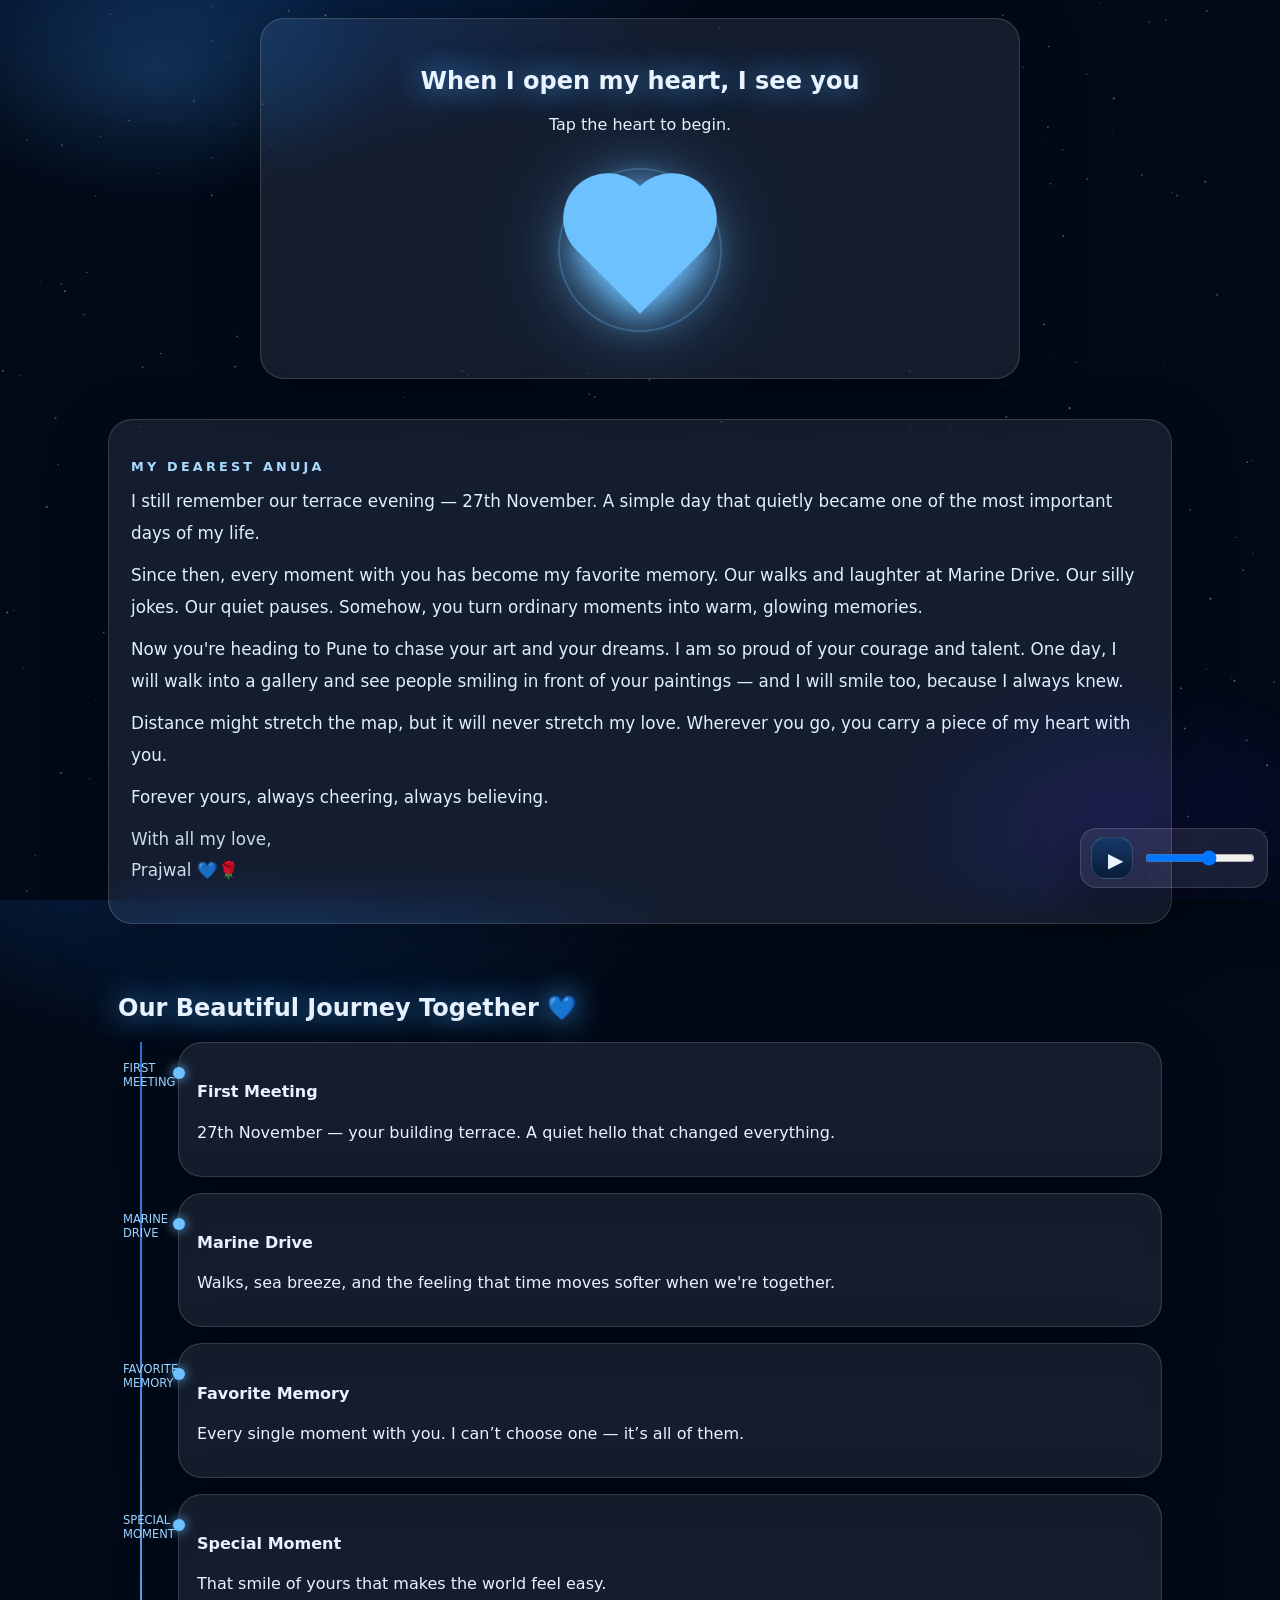
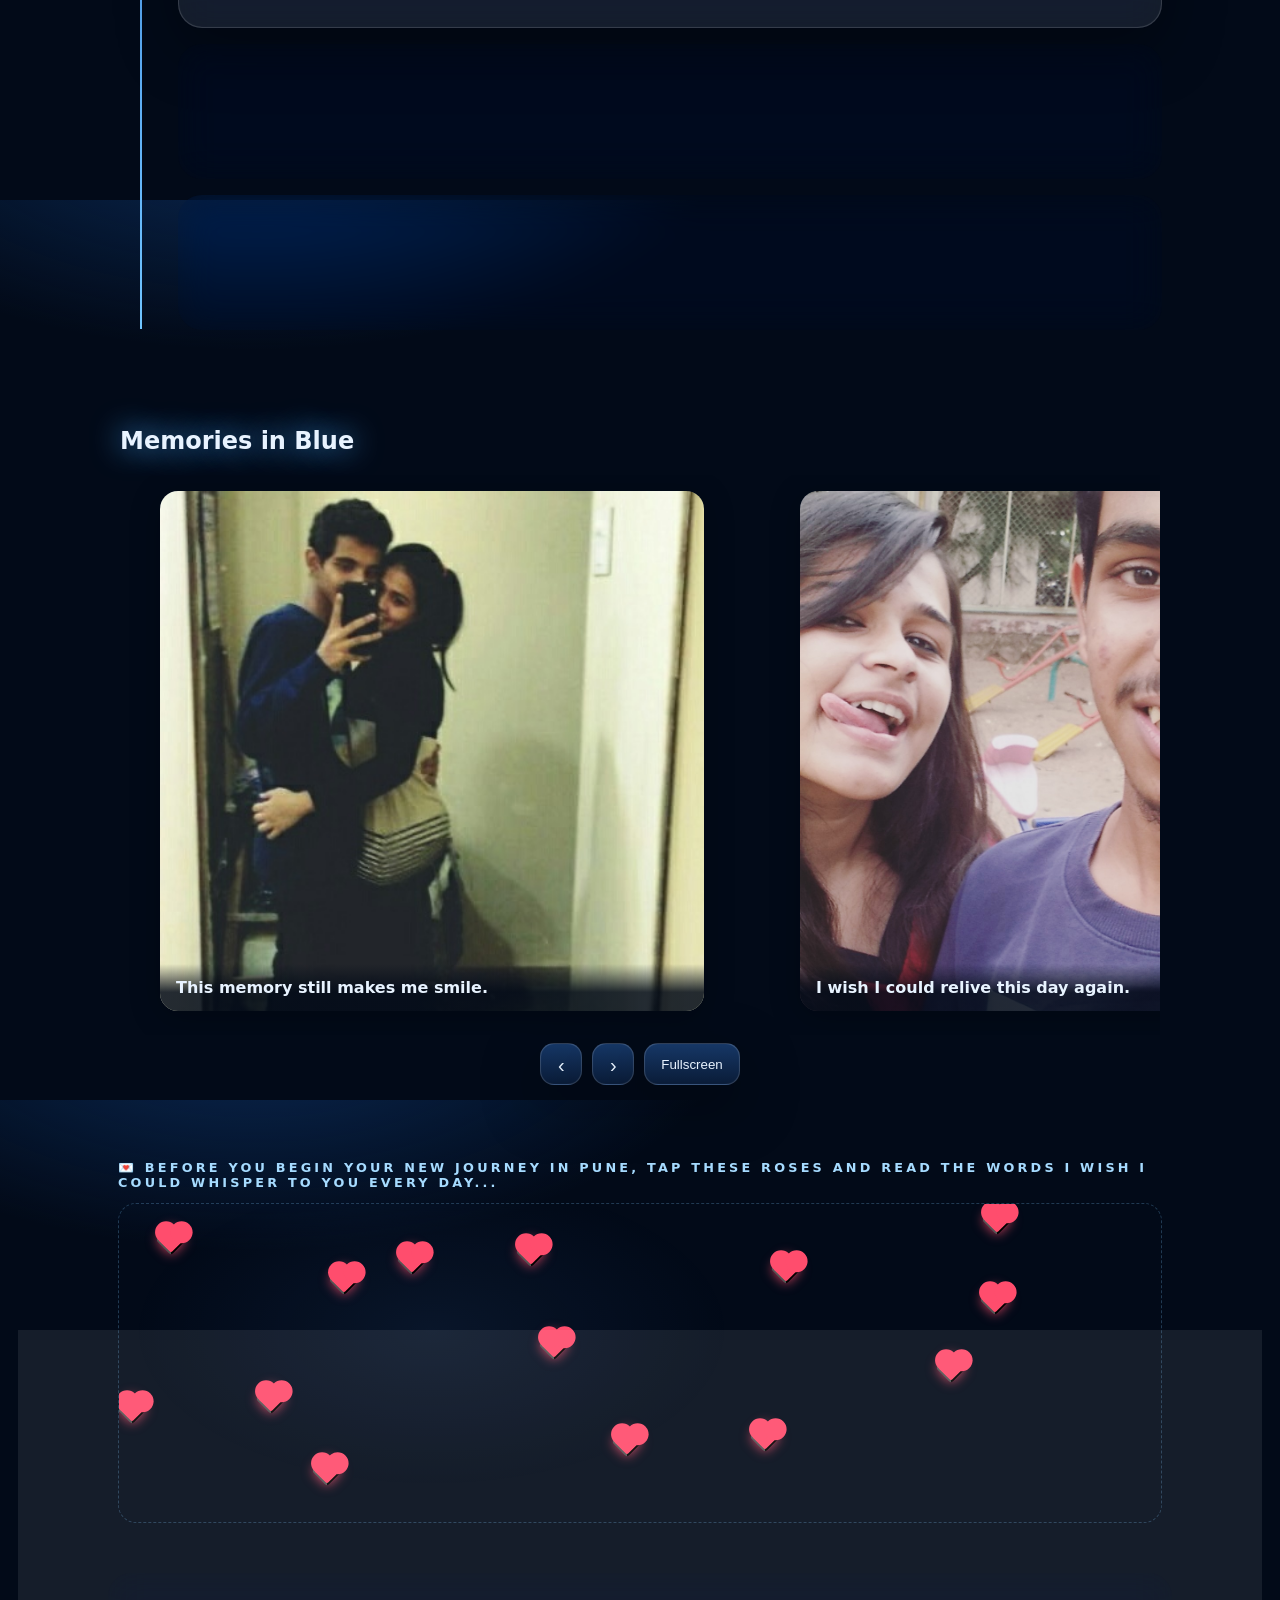
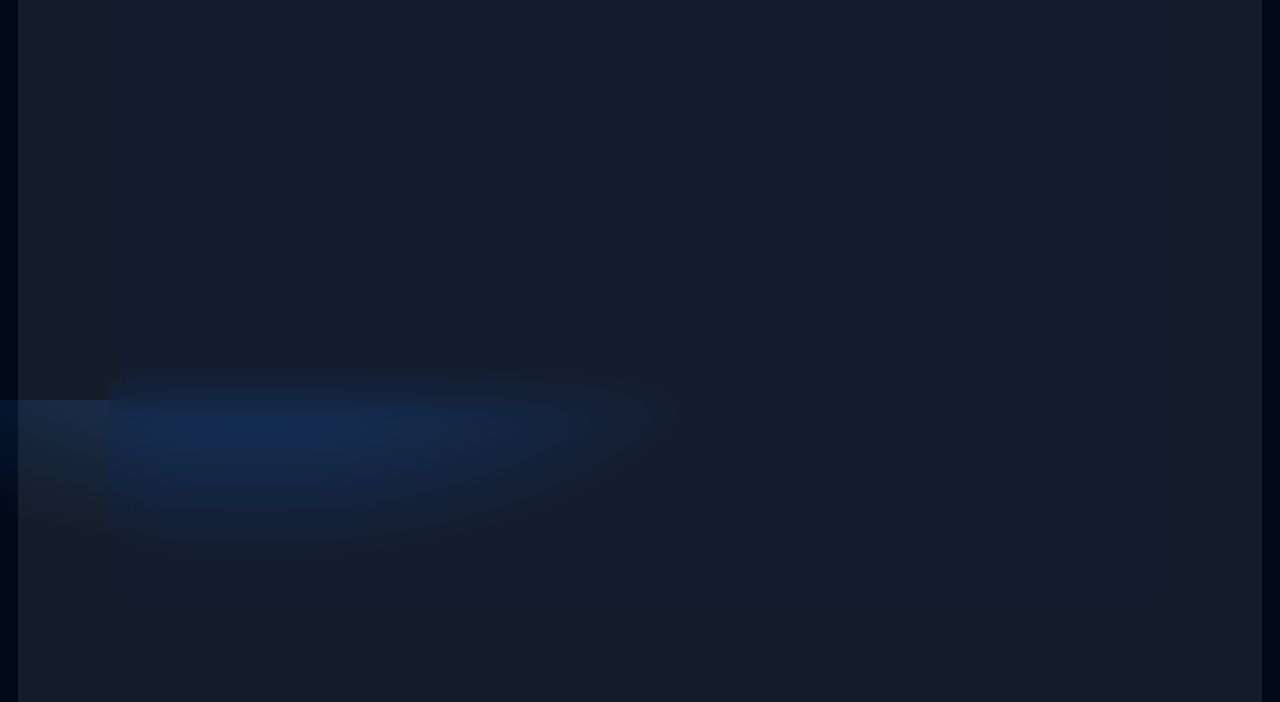
<file: heart.html>
<!DOCTYPE html>
<html lang="en">
<head>
  <meta charset="utf-8" />
  <meta name="viewport" content="width=device-width,initial-scale=1,viewport-fit=cover" />
  <title>My Heart for You, Anuja 💙</title>
  <link rel="stylesheet" href="style.css" />
</head>
<body class="theme-blue">
  <canvas id="stars" aria-hidden="true"></canvas>
  <div class="aurora aurora-soft"></div>
  <div class="petal-field dense"></div>

  <!-- Floating music control -->
  <div class="music-widget" role="region" aria-label="Music controls">
    <button id="music-toggle" class="btn-icon" aria-label="Play or pause music">▶</button>
    <input id="music-volume" type="range" min="0" max="1" step="0.01" value="0.6" aria-label="Volume" />
  </div>
  <audio id="bgm" preload="auto">
    <!-- Replace with your file: assets/music/romantic-song.mp3 -->
    <source src="romantic-song.mp3" type="audio/mpeg">
  </audio>

  <main class="page">
    <!-- 1) Heart-opening scene -->
    <section class="scene" id="open-heart" data-reveal>
      <div class="glass card center">
        <h2 class="glow">When I open my heart, I see you</h2>
        <p>Tap the heart to begin.</p>
        <button id="heart-open" class="heart-portal">
         <div class="real-heart"></div>
        </button>
      </div>
    </section>

    <!-- 2) Love letter (glassmorphism) -->
    <section class="letter glass" data-reveal>
      <h3 class="eyebrow">My Dearest Anuja</h3>
      <article class="letter-body">
        <p>I still remember our terrace evening — 27th November. A simple day that quietly became one of the most important days of my life.</p>
        <p>Since then, every moment with you has become my favorite memory. Our walks and laughter at Marine Drive. Our silly jokes. Our quiet pauses. Somehow, you turn ordinary moments into warm, glowing memories.</p>
        <p>Now you're heading to Pune to chase your art and your dreams. I am so proud of your courage and talent. One day, I will walk into a gallery and see people smiling in front of your paintings — and I will smile too, because I always knew.</p>
        <p>Distance might stretch the map, but it will never stretch my love. Wherever you go, you carry a piece of my heart with you.</p>
        <p>Forever yours, always cheering, always believing.</p>
        <p class="signature">With all my love,<br>Prajwal 💙🌹</p>
      </article>
    </section>

    <!-- 3) Memory timeline -->
    <section class="timeline" data-reveal>
      <h2 class="glow">Our Beautiful Journey Together 💙</h2>
      <div class="tl">
        <div class="tl-item glass" data-step="First Meeting">
          <h4>First Meeting</h4>
          <p>27th November — your building terrace. A quiet hello that changed everything.</p>
        </div>
        <div class="tl-item glass" data-step="Marine Drive">
          <h4>Marine Drive</h4>
          <p>Walks, sea breeze, and the feeling that time moves softer when we're together.</p>
        </div>
        <div class="tl-item glass" data-step="Favorite Memory">
          <h4>Favorite Memory</h4>
          <p>Every single moment with you. I can’t choose one — it’s all of them.</p>
        </div>
        <div class="tl-item glass" data-step="Special Moment">
          <h4>Special Moment</h4>
          <p>That smile of yours that makes the world feel easy.</p>
        </div>
        <div class="tl-item glass" data-step="Biggest Adventure">
          <h4>Biggest Adventure</h4>
          <p>Learning how to love better, together.</p>
        </div>
        <div class="tl-item glass" data-step="Future Dreams">
          <h4>Future Dreams Together</h4>
          <p>Your painting exhibitions, your success, your happiness — and me, clapping the loudest.</p>
        </div>
      </div>
    </section>

    <!-- 4) Romantic photo gallery -->
    <section class="gallery-wrap" data-reveal>
      <h2 class="glow">Memories in Blue</h2>
      <div class="carousel" id="carousel">
        <!-- Replace image files in assets/images/; keep data-caption texts or edit -->
        <figure class="slide">
          <img loading="lazy" src="photo1.jpg" alt="Memory 1" />
          <figcaption>This memory still makes me smile.</figcaption>
        </figure>
        <figure class="slide">
          <img loading="lazy" src="photo2.jpg" alt="Memory 2" />
          <figcaption>I wish I could relive this day again.</figcaption>
        </figure>
        <figure class="slide">
          <img loading="lazy" src="photo3.jpg" alt="Memory 3" />
          <figcaption>Thank you for filling my life with moments like this.</figcaption>
        </figure>
        <figure class="slide">
          <img loading="lazy" src="photo4.jpg" alt="Memory 4" />
          <figcaption>Your laughter is my favorite sound.</figcaption>
        </figure>
        <figure class="slide">
          <img loading="lazy" src="photo5.jpg" alt="Memory 5" />
          <figcaption>With you, the world turns gentle.</figcaption>
        </figure>
      </div>

      <div class="carousel-controls">
        <button class="btn-icon" id="prev" aria-label="Previous">‹</button>
        <button class="btn-icon" id="next" aria-label="Next">›</button>
        <button class="btn" id="fs" aria-label="Open fullscreen">Fullscreen</button>
      </div>
    </section>

    <!-- 5) Hidden love notes (tap glowing roses) -->
    <section class="secrets" data-reveal>
      <h3 class="eyebrow">💌 Before you begin your new journey in Pune, tap these roses and read the words I wish I could whisper to you every day...</h3>
      <div class="notes-field" id="notesField" aria-label="Hidden love notes">
        <!-- Roses generated by JS -->
      </div>
    </section>

    <!-- 6) Final surprise -->
    <section class="final glass center" data-reveal>
      <div class="final-heart">
        <div class="pulse"></div>
        <div class="heart-big"></div>
      </div>
      <div class="final-text">
        <p>No matter how far you go, you will always have a home in my heart.</p>
        <p>Distance is only a test of how far love can travel.</p>
        <ul class="pledge">
          <li>I will miss you.</li>
          <li>I will support you.</li>
          <li>I will be proud of you.</li>
          <li>And I will love you every single day.</li>
        </ul>
        <p class="signature">Forever and Always. 💙🌹<br>With All My Love,<br>Prajwal</p>
      </div>
    </section>
  </main>

  <!-- Lightbox -->
  <div id="lightbox" class="lightbox" aria-hidden="true">
    <button class="btn-icon close" id="lbClose" aria-label="Close">✕</button>
    <img id="lbImg" alt="Expanded memory" />
    <p id="lbCap" class="lb-cap"></p>
  </div>

  <script src="script.js" defer></script>
</body>
</html>
</file>
<file: style.css>
:root{
  --bg:#020a18;
  --bg-2:#03122b;
  --blue:#6ec1ff;
  --mid:#1b3a6b;
  --white:#e8f3ff;
  --glass:rgba(255,255,255,.08);
  --border:rgba(255,255,255,.14);
  --shadow:0 20px 60px rgba(0,0,0,.35), inset 0 0 1px rgba(255,255,255,.15);
}

*{box-sizing:border-box}
html,body{height:100%}
body{
  margin:0; font-family:system-ui,-apple-system,Segoe UI,Roboto,Arial;
  background: radial-gradient(1200px 600px at 20% -10%,#0a2a57 0%,transparent 40%),
              radial-gradient(900px 500px at 120% 120%,#082047 0%,transparent 45%),
              var(--bg);
  color:var(--white); overflow-x:hidden;
}

/* Accessibility helpers */
.sr-only{position:absolute!important;left:-9999px!important}

/* Reusable */
.glass{backdrop-filter:saturate(140%) blur(18px); background:var(--glass); border:1px solid var(--border); box-shadow:var(--shadow); border-radius:24px}
.card{padding:28px}
.center{text-align:center}
.eyebrow{letter-spacing:.25em; text-transform:uppercase; color:#a6dbff; font-size:.8rem}
.glow{text-shadow:0 0 30px #4aa8ff}
.signature{margin-top:18px; opacity:.9}

/* Hero (index) */
.hero{min-height:100svh; display:grid; place-items:center; padding:18px}
.hero-card{max-width:min(920px,95vw)}
.hero-title{font-size:clamp(2rem,5.5vw,3.6rem); line-height:1.05; margin:10px 0 16px}
.tp{white-space:pre-line; line-height:1.85; color:#d7ecff; font-size:clamp(1rem,2.8vw,1.2rem)}

/* CTA */
.cta-heart{
  position:relative; display:inline-flex; align-items:center; justify-content:center;
  gap:10px; padding:16px 34px; border-radius:999px; text-decoration:none; color:white;
  font-weight:700; background:linear-gradient(45deg,#2b83ff,#7cc8ff);
  box-shadow:0 10px 40px rgba(76,168,255,.45), inset 0 0 20px rgba(255,255,255,.15);
  margin-top:20px; transition:transform .2s ease, box-shadow .2s ease;
  animation:heartbeat 2.4s ease-in-out infinite;
}
.cta-heart:hover{transform:translateY(-2px); box-shadow:0 14px 60px rgba(76,168,255,.6)}
.cta-heart .ring{position:absolute; inset:-6px; border-radius:inherit; border:2px solid rgba(124,200,255,.35); filter:blur(1px)}
.hint{opacity:.7; font-size:.9rem; margin-top:10px}

/* Backgrounds */
#stars{position:fixed; inset:0; z-index:-3}
.aurora{position:fixed; inset:0; background:
 radial-gradient(400px 220px at 12% 8%, rgba(76,168,255,.28), transparent 60%),
 radial-gradient(420px 260px at 88% 92%, rgba(90,50,255,.18), transparent 60%);
 animation:floatY 14s ease-in-out infinite; z-index:-2}
.aurora-soft{opacity:.7}
@keyframes floatY{50%{transform:translateY(-26px)}}
.petal-field,.petal-field.dense{position:fixed; inset:0; pointer-events:none; z-index:-1}

/* Floating roses */
.rose{position:fixed; width:120px; height:120px; border-radius:50%;
 background:radial-gradient(circle at 30% 30%, rgba(130,190,255,.9), rgba(30,70,140,.7) 60%, rgba(20,40,90,.0) 65%);
 filter:blur(1px); mix-blend-mode:screen; opacity:.35; animation:drift 22s linear infinite}
.r1{top:12%; left:6%}
.r2{bottom:10%; right:8%; animation-duration:26s}
.r3{top:45%; right:18%; animation-duration:24s}
@keyframes drift{0%{transform:translateY(0) translateX(0)}50%{transform:translateY(-16px) translateX(8px)}100%{transform:translateY(0) translateX(0)}}

/* Page (heart.html) layout */
.page{display:grid; gap:40px; padding:18px 18px 90px; max-width:1100px; margin:0 auto}
/* Page (heart.html) layout */

.page{
    display:grid;
    gap:40px;
    padding:18px 18px 90px;
    max-width:1100px;
    margin:0 auto;
}

/* Heart Section */

.scene .heart-portal{

    position:relative;

    width:200px;
    height:200px;

    margin:auto;

    border:none;

    cursor:pointer;

    background:radial-gradient(
        circle,
        rgba(110,193,255,.15),
        transparent 70%
    );

    display:flex;
    justify-content:center;
    align-items:center;

    overflow:visible;
}

/* Real Heart */

.real-heart{

    position:absolute;

    width:90px;
    height:90px;

    background:#6ec1ff;

    transform:rotate(-45deg);

    box-shadow:
    0 0 30px #6ec1ff,
    0 0 60px #6ec1ff,
    0 0 100px rgba(110,193,255,.7);

    animation:heartBeat 2s infinite;
}

.real-heart::before,
.real-heart::after{

    content:"";

    position:absolute;

    width:90px;
    height:90px;

    background:#6ec1ff;

    border-radius:50%;
}

.real-heart::before{

    top:-45px;
    left:0;
}

.real-heart::after{

    left:45px;
    top:0;
}

/* Heart Glow Ring */

.real-heart::selection{
    background:none;
}

.scene .heart-portal::before{

    content:"";

    position:absolute;

    width:160px;
    height:160px;

    border-radius:50%;

    border:2px solid rgba(110,193,255,.25);

    animation:ringPulse 3s infinite;
}

/* Heart Animation */

@keyframes heartBeat{

    0%{
        transform:rotate(-45deg) scale(1);
    }

    25%{
        transform:rotate(-45deg) scale(1.08);
    }

    50%{
        transform:rotate(-45deg) scale(1.18);
    }

    75%{
        transform:rotate(-45deg) scale(1.08);
    }

    100%{
        transform:rotate(-45deg) scale(1);
    }
}

@keyframes ringPulse{

    0%{
        transform:scale(1);
        opacity:1;
    }

    100%{
        transform:scale(1.5);
        opacity:0;
    }
}

.scene .card.center{
    max-width:760px;
    margin:0 auto;
}

.letter{
    padding:26px 22px;
}

.letter-body{
    font-size:1.05rem;
    line-height:1.9;
    color:#dff0ff;
}

.letter-body p{
    margin:10px 0;
}
@keyframes pulse{50%{transform:scale(1.07)}}
.scene .card.center{max-width:760px; margin:0 auto}
.letter{padding:26px 22px}
.letter-body{font-size:1.05rem; line-height:1.9; color:#dff0ff}
.letter-body p{margin:10px 0}

/* Timeline */
.timeline{padding:10px}
.timeline .tl{position:relative; margin-top:18px}
.timeline .tl:before{content:""; position:absolute; left:22px; top:0; bottom:0; width:2px; background:linear-gradient(#2a6fd4,#70c4ff)}
.tl-item{position:relative; margin:16px 0 16px 60px; padding:18px}
.tl-item:before{content:attr(data-step); position:absolute; left:-56px; top:18px; font-size:.72rem; color:#9dd3ff; text-transform:uppercase; width:48px}
.tl-item:after{content:""; position:absolute; left:-6px; top:24px; width:12px; height:12px; border-radius:50%; background:#6ec1ff; box-shadow:0 0 12px #6ec1ff}

/* Gallery carousel */
.gallery-wrap{padding:12px}
.carousel{display:grid; grid-auto-flow:column; grid-auto-columns:90%; gap:16px; overflow-x:auto; scroll-snap-type:x mandatory; -webkit-overflow-scrolling:touch; padding-bottom:8px}
.slide{scroll-snap-align:center; position:relative; border-radius:18px; overflow:hidden; background:#07172e; box-shadow:0 6px 30px rgba(0,0,0,.25)}
.slide img{display:block; width:100%; height:min(65vh,520px); object-fit:cover}
.slide figcaption{position:absolute; left:0; right:0; bottom:0; padding:14px 16px; background:linear-gradient(transparent, rgba(2,10,24,.85) 60%); font-weight:600}
.carousel::-webkit-scrollbar{height:8px}
.carousel::-webkit-scrollbar-thumb{background:rgba(110,193,255,.35); border-radius:8px}
.carousel-controls{display:flex; gap:10px; justify-content:center; margin-top:8px}
.btn,.btn-icon{background:linear-gradient(180deg,#163766,#0a1c38); color:#e8f3ff; border:1px solid rgba(255,255,255,.15); border-radius:14px; padding:10px 16px; cursor:pointer; box-shadow:var(--shadow)}
.btn-icon{width:42px; height:42px; display:grid; place-items:center; font-size:20px}

/* Lightbox */
.lightbox{position:fixed; inset:0; background:rgba(3,12,28,.9); display:none; align-items:center; justify-content:center; flex-direction:column; z-index:50}
.lightbox.open{display:flex}
.lightbox img{max-width:94vw; max-height:78vh; border-radius:14px; box-shadow:0 20px 70px rgba(0,0,0,.6)}
.lightbox .lb-cap{margin-top:10px; opacity:.9}
.lightbox .close{position:absolute; top:12px; right:12px}

/* Hidden notes */
.secrets{
  padding:10px;
}

/* FIXED: prevent overflow + better wrapping */
.notes-field{
  position:relative;
  height:260px;
  border-radius:18px;
  overflow:hidden;
  background:radial-gradient(500px 260px at 30% 40%, rgba(100,160,255,.08), transparent 60%);
  border:1px dashed rgba(124,200,255,.25);
}

/* Tiny heart note */
.note-rose{
  position:absolute;
  width:22px;
  height:22px;
  background:#ff4d6d;
  cursor:pointer;
  animation:floatY 6s ease-in-out infinite;
  
  /* HEART SHAPE */
  transform: rotate(-45deg);
  border-radius:4px;
  box-shadow:0 0 12px rgba(255, 77, 109, 0.8);
}

/* heart top curves */
.note-rose::before,
.note-rose::after{
  content:"";
  position:absolute;
  width:22px;
  height:22px;
  background:#ff4d6d;
  border-radius:50%;
}

.note-rose::before{
  top:-11px;
  left:0;
}

.note-rose::after{
  left:11px;
  top:0;
}

/* FIXED: message box wrapping */
.note-pop {
  position: fixed;        /* IMPORTANT */
  padding: 10px 14px;
  max-width: 220px;
  background: rgba(10, 20, 40, 0.85);
  color: #fff;
  border-radius: 12px;
  font-size: 14px;
  text-align: center;
  z-index: 999999;
  pointer-events: none;
  box-shadow: 0 0 15px rgba(100, 180, 255, 0.4);
  animation: fadePop 2.5s ease forwards;
}
/* Final section */
.final{padding:30px; display:grid; gap:16px; align-items:center; justify-items:center}
.final .final-heart{
    position:relative;
    width:260px;
    height:260px;
    margin-bottom:30px;
}
.final .heart-big{

    position:absolute;

    top:50%;
    left:50%;

    width:120px;
    height:120px;

    background:#7dc9ff;

    transform:
    translate(-50%,-50%)
    rotate(-45deg);

    box-shadow:
    0 0 40px #7dc9ff,
    0 0 80px #7dc9ff,
    0 0 150px rgba(125,201,255,.8);

    animation:finalHeartBeat 2s infinite;
}

.final .heart-big::before,
.final .heart-big::after{

    content:"";

    position:absolute;

    width:120px;
    height:120px;

    background:#7dc9ff;

    border-radius:50%;
}

.final .heart-big::before{

    top:-60px;
    left:0;
}

.final .heart-big::after{

    left:60px;
    top:0;
}

@keyframes finalHeartBeat{

    0%{
        transform:
        translate(-50%,-50%)
        rotate(-45deg)
        scale(1);
    }

    50%{
        transform:
        translate(-50%,-50%)
        rotate(-45deg)
        scale(1.15);
    }

    100%{
        transform:
        translate(-50%,-50%)
        rotate(-45deg)
        scale(1);
    }
}
.final .pulse{

    position:absolute;

    top:50%;
    left:50%;

    width:180px;
    height:180px;

    border-radius:50%;

    border:2px solid rgba(124,200,255,.35);

    transform:translate(-50%,-50%);

    animation:finalPulse 3s infinite;
}

@keyframes finalPulse{

    0%{
        transform:translate(-50%,-50%) scale(1);
        opacity:1;
    }

    100%{
        transform:translate(-50%,-50%) scale(1.8);
        opacity:0;
    }
}
.final .pledge{list-style:none; padding:0; margin:12px 0 0 0}
.final .pledge li{margin:6px 0}

/* Music widget */
.music-widget{position:fixed; right:12px; bottom:12px; display:flex; gap:10px; align-items:center; padding:8px 10px; background:var(--glass); border:1px solid var(--border); border-radius:16px; box-shadow:var(--shadow); z-index:20}
#music-volume{width:110px}

/* Reveal on scroll */
[data-reveal]{opacity:0; transform:translateY(24px); transition:opacity .7s ease, transform .7s ease}
[data-reveal].visible{opacity:1; transform:translateY(0)}

/* Heart opening overlay */
body.opening .aurora{animation:floatY 8s ease-in-out infinite}
body.opening .petal-field{filter:brightness(1.2)}
@keyframes heartbeat{10%,30%,50%,70%,90%{transform:scale(1.06)}}

/* Responsive tweaks */
@media (min-width:800px){
  .carousel{grid-auto-columns:60%}
  .notes-field{height:320px}
}

/* ===== LOVE NOTE ANIMATION ===== */
@keyframes fadePop {
  0% {
    opacity: 0;
    transform: translate(-50%, 10px) scale(0.8);
  }
  20% {
    opacity: 1;
    transform: translate(-50%, 0px) scale(1);
  }
  80% {
    opacity: 1;
  }
  100% {
    opacity: 0;
    transform: translate(-50%, -20px) scale(0.95);
  }
}
</file>
